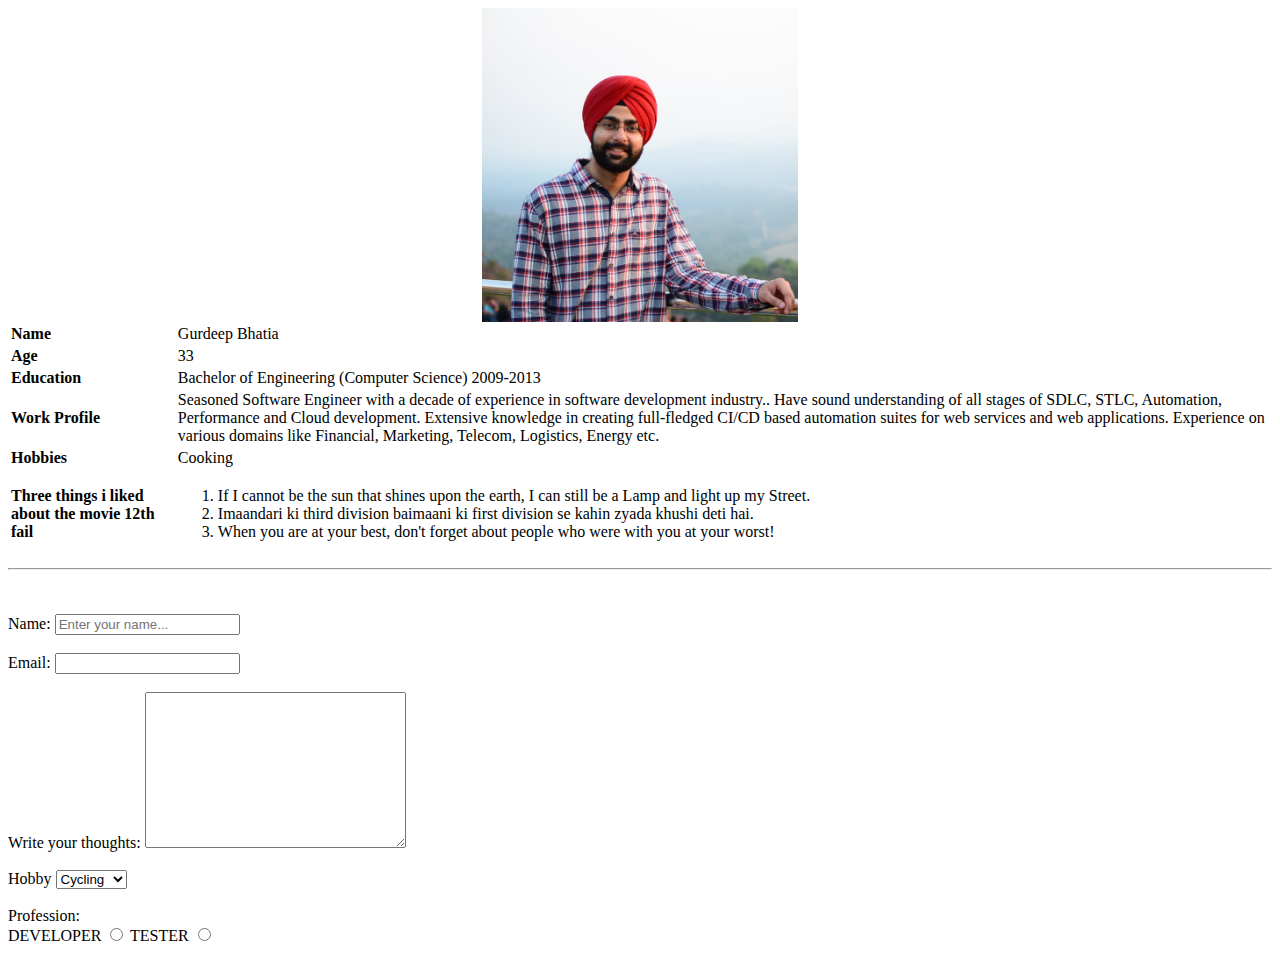
<file: index.html>
<!DOCTYPE html>
<html lang="en">
  <head>
    <title>Gurdeep Bhatia</title>
    <link rel="stylesheet" href="gurdeep.css" />
    <meta http-equiv="Cache-Control" content="no-cache, no-store, must-revalidate" />
    <meta http-equiv="Pragma" content="no-cache" />
    <meta http-equiv="Expires" content="0" />
    <meta http-equiv="Content-Type" content="text/html;charset=UTF-8">
    <meta name="viewport" content="width=device-width, initial-scale=1.0">
    <meta<meta name="robots" content="index,follow" />
    <meta name="keywords" content="Gurdeep, Gurdeep Bhatia" />
    <meta name="description" content="Description about gurdeep bhatia" />
  </head>
  <body>
    <img src="Gurdeep.jpeg" alt="Photo of Gurdeep Bhatia"/>
    <table>
      <tbody>
        <tr>
          <td class="profile">Name</td>
          <td>Gurdeep Bhatia</td>
        </tr>
        <tr>
          <td class="profile">Age</td>
          <td>33</td>
        </tr>
        <tr>
          <td class="profile">Education</td>
          <td>Bachelor of Engineering (Computer Science) 2009-2013</td>
        </tr>
        <tr>
          <td class="profile">Work Profile</td>
          <td>
            Seasoned Software Engineer with a decade of experience in software
            development industry.. Have sound understanding of all stages of
            SDLC, STLC, Automation, Performance and Cloud development. Extensive
            knowledge in creating full-fledged CI/CD based automation suites for
            web services and web applications. Experience on various domains
            like Financial, Marketing, Telecom, Logistics, Energy etc.
          </td>
        </tr>
        <tr>
          <td class="profile">Hobbies</td>
          <td>Cooking</td>
        </tr>
        <tr>
          <td class="profile">
            Three things i liked about the movie 12th fail
          </td>
          <td>
            <ol>
              <li>
                If I cannot be the sun that shines upon the earth, I can still
                be a Lamp and light up my Street.
              </li>
              <li>
                Imaandari ki third division baimaani ki first division se kahin
                zyada khushi deti hai.
              </li>
              <li>
                When you are at your best, don't forget about people who were
                with you at your worst!
              </li>
            </ol>
          </td>
        </tr>
      </tbody>
    </table>
    <hr>
    <br><br>
    <form>
      <label for="name">Name:</label>
      <input type="text" name="name" id="name" placeholder="Enter your name...">
      <br><br>
      
      <label for="email">Email:</label>
      <input type="email" name="email" id="email">
      <br><br>

      <label for="textarea">Write your thoughts:</label>
      <textarea name="textarea" id="" cols="30" rows="10"></textarea>
      <br><br>

      <label for="dropdown">Hobby</label>
      <select name="dropdown" id="dropdown" asec>
        <option value="cycling">Cycling</option>
        <option value="singing">Singing</option>
        <option value="dancing">Dancing</option>
        <option value="cooking">Cooking</option>
      </select>

      <br><br>
      <label>Profession:</label><br>
      <label for="developer">DEVELOPER</label>
      <input type="radio" name="radio_group" id="developer" value="Developer">
      <label for="tester">TESTER</label>
      <input type="radio" name="radio_group" id="tester" value="Tester">

    </form>
  </body>
</html>
</file>
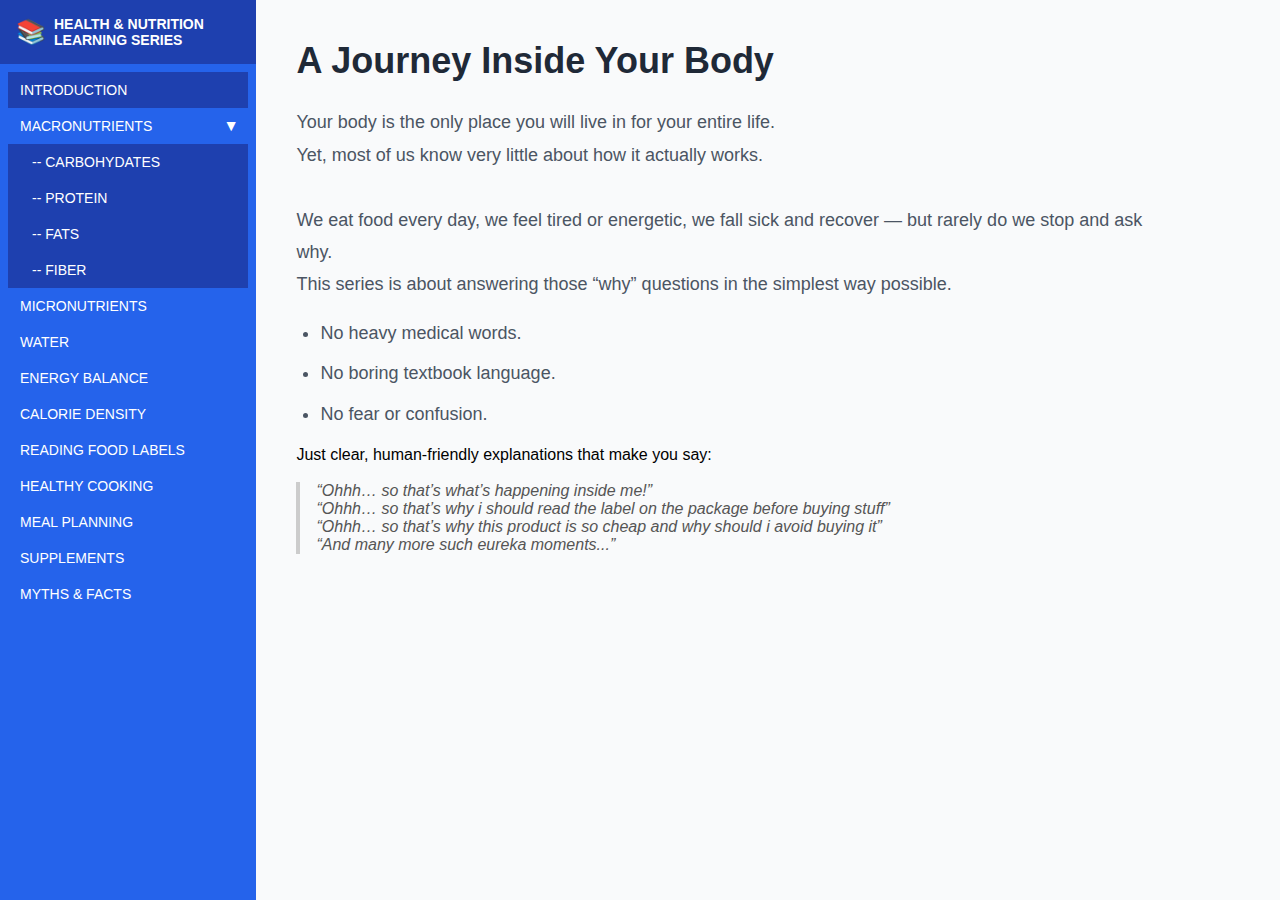
<file: mindful-consumer/index.html>
<!DOCTYPE html>
<html lang="en">
<head>
    <meta charset="UTF-8">
    <meta name="viewport" content="width=device-width, initial-scale=1.0">
    <title>Mindful Consumer</title>
    <link rel="stylesheet" href="css/styles.css">
</head>
<body>
    <!-- Sidebar -->
    <aside id="sidebar" class="sidebar">
        <div class="sidebar-header">
            <span class="icon">📚</span>
            <h1>HEALTH & NUTRITION LEARNING SERIES</h1>
        </div>
        
        <div class="sidebar-content">
            <nav id="navigation"></nav>
        </div>
    </aside>

    <!-- Main Content Area -->
    <main id="main-content" class="main-content">
        <div class="content-wrapper">
            <!-- Content will be loaded here dynamically -->
        </div>
    </main>

    <script src="js/navigation.js"></script>
    <script src="js/contentLoader.js"></script>
    <script src="js/app.js"></script>
</body>
</html>
</file>
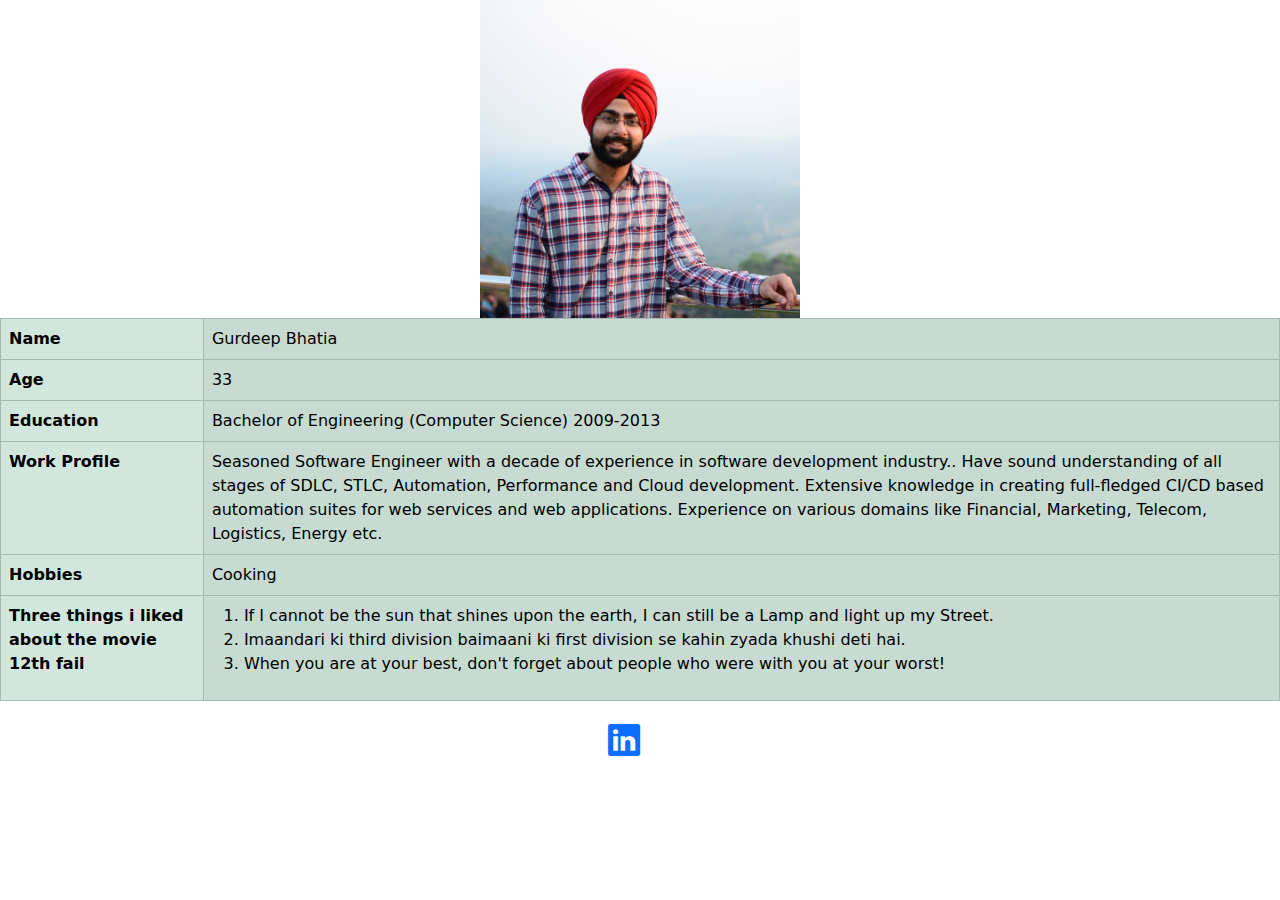
<file: camp202502/assignments/day02-profile/index.html>
<!DOCTYPE html>
<html lang="en">
  <head>
    <title>Gurdeep Bhatia</title>
    <link rel="stylesheet" href="gurdeep.css" />
    <meta
      http-equiv="Cache-Control"
      content="no-cache, no-store, must-revalidate"
    />
    <meta http-equiv="Pragma" content="no-cache" />
    <meta http-equiv="Expires" content="0" />
    <meta http-equiv="Content-Type" content="text/html;charset=UTF-8" />
    <meta name="viewport" content="width=device-width, initial-scale=1.0" />
    <meta<meta name="robots" content="index,follow" />
    <meta name="keywords" content="Gurdeep, Gurdeep Bhatia" />
    <meta name="description" content="Description about gurdeep bhatia" />
    <link
      href="https://cdn.jsdelivr.net/npm/bootstrap@5.3.3/dist/css/bootstrap.min.css"
      rel="stylesheet"
      integrity="sha384-QWTKZyjpPEjISv5WaRU9OFeRpok6YctnYmDr5pNlyT2bRjXh0JMhjY6hW+ALEwIH"
      crossorigin="anonymous"
    />
    <link
      rel="stylesheet"
      href="https://cdn.jsdelivr.net/npm/bootstrap-icons/font/bootstrap-icons.css"
    />
  </head>
  <body>
    <img src="gurdeep.jpeg" alt="Photo of Gurdeep Bhatia" />
    <table
      class="table table-bordered table-striped-columns table-success table-hover"
    >
      <tbody>
        <tr>
          <td>Name</td>
          <td>Gurdeep Bhatia</td>
        </tr>
        <tr>
          <td>Age</td>
          <td>33</td>
        </tr>
        <tr>
          <td>Education</td>
          <td>Bachelor of Engineering (Computer Science) 2009-2013</td>
        </tr>
        <tr>
          <td>Work Profile</td>
          <td>
            Seasoned Software Engineer with a decade of experience in software
            development industry.. Have sound understanding of all stages of
            SDLC, STLC, Automation, Performance and Cloud development. Extensive
            knowledge in creating full-fledged CI/CD based automation suites for
            web services and web applications. Experience on various domains
            like Financial, Marketing, Telecom, Logistics, Energy etc.
          </td>
        </tr>
        <tr>
          <td>Hobbies</td>
          <td>Cooking</td>
        </tr>
        <tr>
          <td>Three things i liked about the movie 12th fail</td>
          <td>
            <ol>
              <li>
                If I cannot be the sun that shines upon the earth, I can still
                be a Lamp and light up my Street.
              </li>
              <li>
                Imaandari ki third division baimaani ki first division se kahin
                zyada khushi deti hai.
              </li>
              <li>
                When you are at your best, don't forget about people who were
                with you at your worst!
              </li>
            </ol>
          </td>
        </tr>
      </tbody>
    </table>
    <a href="https://www.linkedin.com/in/gurdeepbhatia/" target="_blank">
      <i class="bi bi-linkedin fs-2 position-absolute end-50"></i>
    </a>
    <footer></footer>
  </body>
</html>
</file>
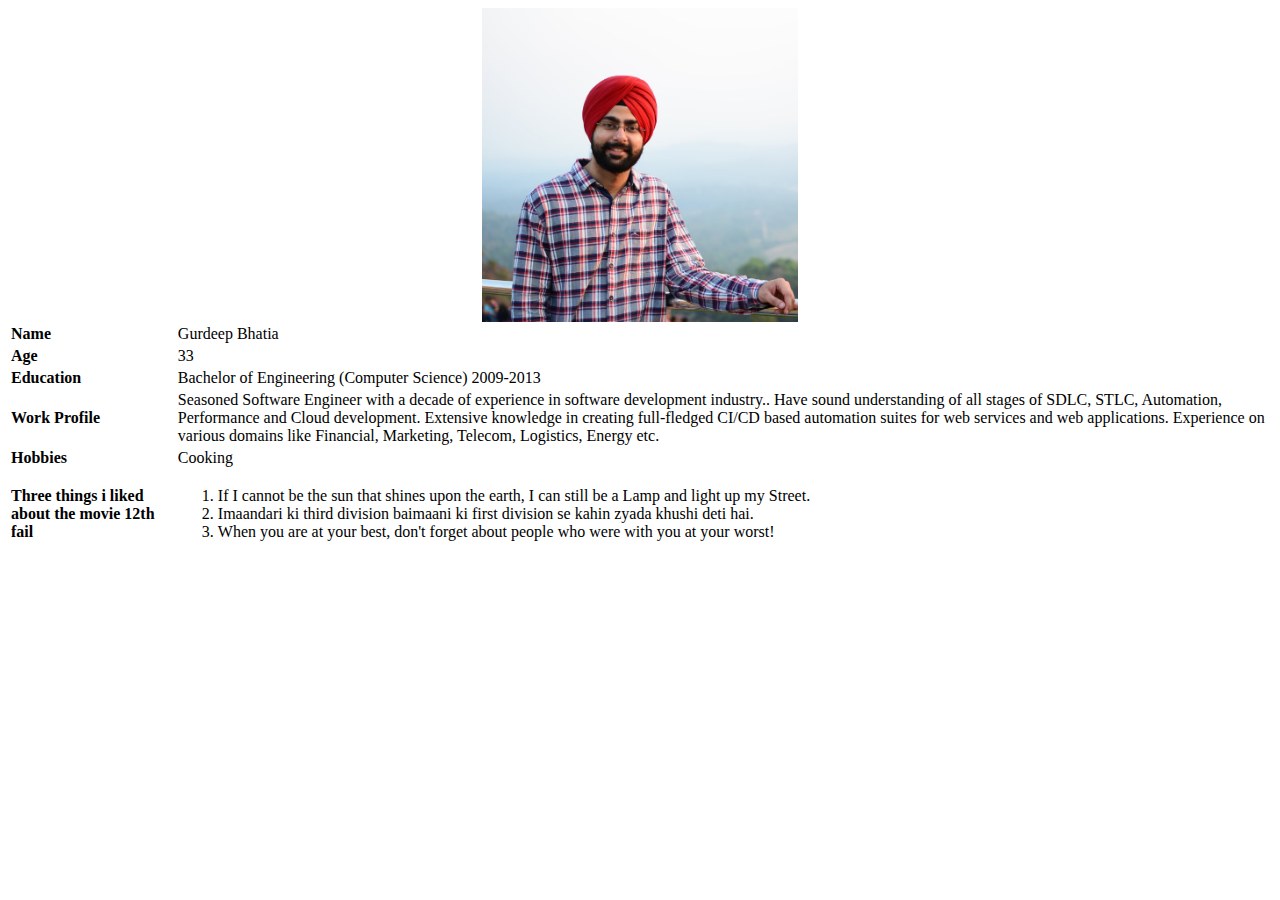
<file: gurdeep.html>
<!DOCTYPE html>
<html ng-app>
  <head>
    <title>About Gurdeep</title>
    <link rel="stylesheet" href="gurdeep.css" />
  </head>
  <body>
    <img
      src="Gurdeep.jpeg"
      alt="Photo of Gurdeep Bhatia"
    />
    <table>
      <tbody>
        <tr>
          <td class="profile">Name</td>
          <td>Gurdeep Bhatia</td>
        </tr>
        <tr>
          <td class="profile">Age</td>
          <td>33</td>
        </tr>
        <tr>
          <td class="profile">Education</td>
          <td>Bachelor of Engineering (Computer Science) 2009-2013</td>
        </tr>
        <tr>
          <td class="profile">Work Profile</td>
          <td>
            Seasoned Software Engineer with a decade of experience in software
            development industry.. Have sound understanding of all stages of
            SDLC, STLC, Automation, Performance and Cloud development. Extensive
            knowledge in creating full-fledged CI/CD based automation suites for
            web services and web applications. Experience on various domains
            like Financial, Marketing, Telecom, Logistics, Energy etc.
          </td>
        </tr>
        <tr>
          <td class="profile">Hobbies</td>
          <td>Cooking</td>
        </tr>
        <tr>
          <td class="profile">
            Three things i liked about the movie 12th fail
          </td>
          <td>
            <ol>
              <li>
                If I cannot be the sun that shines upon the earth, I can still
                be a Lamp and light up my Street.
              </li>
              <li>
                Imaandari ki third division baimaani ki first division se kahin
                zyada khushi deti hai.
              </li>
              <li>
                When you are at your best, don't forget about people who were
                with you at your worst!
              </li>
            </ol>
          </td>
        </tr>
      </tbody>
    </table>
  </body>
</html>
</file>
<file: gurdeep.css>
img {
    display: block;
    margin-left: auto;
    margin-right: auto;
    width: 25%;
  }

  .profile {
    font-weight: bold;
  }

  tr {
    margin-bottom: 125%;
  }
</file>
<file: mindful-consumer/css/styles.css>
* {
    margin: 0;
    padding: 0;
    box-sizing: border-box;
}

blockquote {
    border-left: 4px solid #ccc;
    padding-left: 16px;
    margin-left: 0;
    color: #555;
    font-style: italic;
}

body {
    font-family: Arial, sans-serif;
    display: flex;
    height: 100vh;
    overflow: hidden;
}

/* Sidebar Styles */
.sidebar {
    width: 20%;
    background-color: #2563eb;
    color: white;
    overflow-y: auto;
    display: flex;
    flex-direction: column;
}

.sidebar-header {
    background-color: #1e40af;
    padding: 16px;
    display: flex;
    align-items: center;
    gap: 8px;
}

.sidebar-header .icon {
    font-size: 24px;
}

.sidebar-header h1 {
    font-size: 14px;
    font-weight: bold;
}

.sidebar-content {
    padding: 8px;
}

.topics-header {
    background-color: #1e40af;
    padding: 8px 12px;
    margin-bottom: 4px;
    font-weight: bold;
    font-size: 14px;
}

/* Navigation Styles */
nav button {
    width: 100%;
    text-align: left;
    padding: 10px 12px;
    font-size: 14px;
    background: none;
    border: none;
    color: white;
    cursor: pointer;
    transition: background-color 0.2s;
    display: flex;
    align-items: center;
    justify-content: space-between;
    font-weight: 500;
}

nav button:hover {
    background-color: #3b82f6;
}

nav button.active {
    background-color: #1e40af;
}

nav button.child {
    padding-left: 24px;
    background-color: #1e40af;
}

nav button.child:hover {
    background-color: #1e3a8a;
}

nav button.child.active {
    background-color: #1e3a8a;
}

.chevron {
    transition: transform 0.2s;
    font-size: 12px;
}

.chevron.expanded {
    transform: rotate(90deg);
}

.child-menu {
    display: none;
    background-color: #1e40af;
}

.child-menu.show {
    display: block;
}

/* Main Content Styles */
.main-content {
    width: 80%;
    overflow-y: auto;
    background-color: #f9fafb;
}

.content-wrapper {
    max-width: 900px;
    margin: 2%;
    padding: 20px;
}

.content-wrapper h1 {
    font-size: 36px;
    font-weight: bold;
    margin-bottom: 24px;
    color: #1f2937;
}

.content-wrapper h2 {
    font-size: 28px;
    font-weight: bold;
    margin-top: 32px;
    margin-bottom: 16px;
    color: #374151;
}

.content-wrapper h3 {
    font-size: 22px;
    font-weight: bold;
    margin-top: 24px;
    margin-bottom: 12px;
    color: #4b5563;
}

.content-wrapper p {
    font-size: 18px;
    line-height: 1.8;
    margin-bottom: 16px;
    color: #4b5563;
}

.content-wrapper ul, .content-wrapper ol {
    margin-left: 24px;
    margin-bottom: 16px;
}

.content-wrapper li {
    font-size: 18px;
    line-height: 1.8;
    margin-bottom: 8px;
    color: #4b5563;
}

.content-wrapper img {
    max-width: 100%;
    height: auto;
    margin: 24px 0;
    border-radius: 8px;
}

.content-wrapper strong {
    font-weight: bold;
    color: #1f2937;
}

/* Responsive Design */
@media (max-width: 768px) {
    body {
        flex-direction: column;
    }
    
    .sidebar {
        width: 100%;
        height: auto;
        max-height: 40vh;
    }
    
    .main-content {
        width: 100%;
    }
}
</file>
<file: camp202502/assignments/day02-profile/gurdeep.css>
img {
    display: block;
    margin-left: auto;
    margin-right: auto;
    width: 25%;
  }
/* 
  .profile {
    font-weight: bold;
  }
*/
  tr>td:first-child {
    font-weight: bold;
  }
</file>
